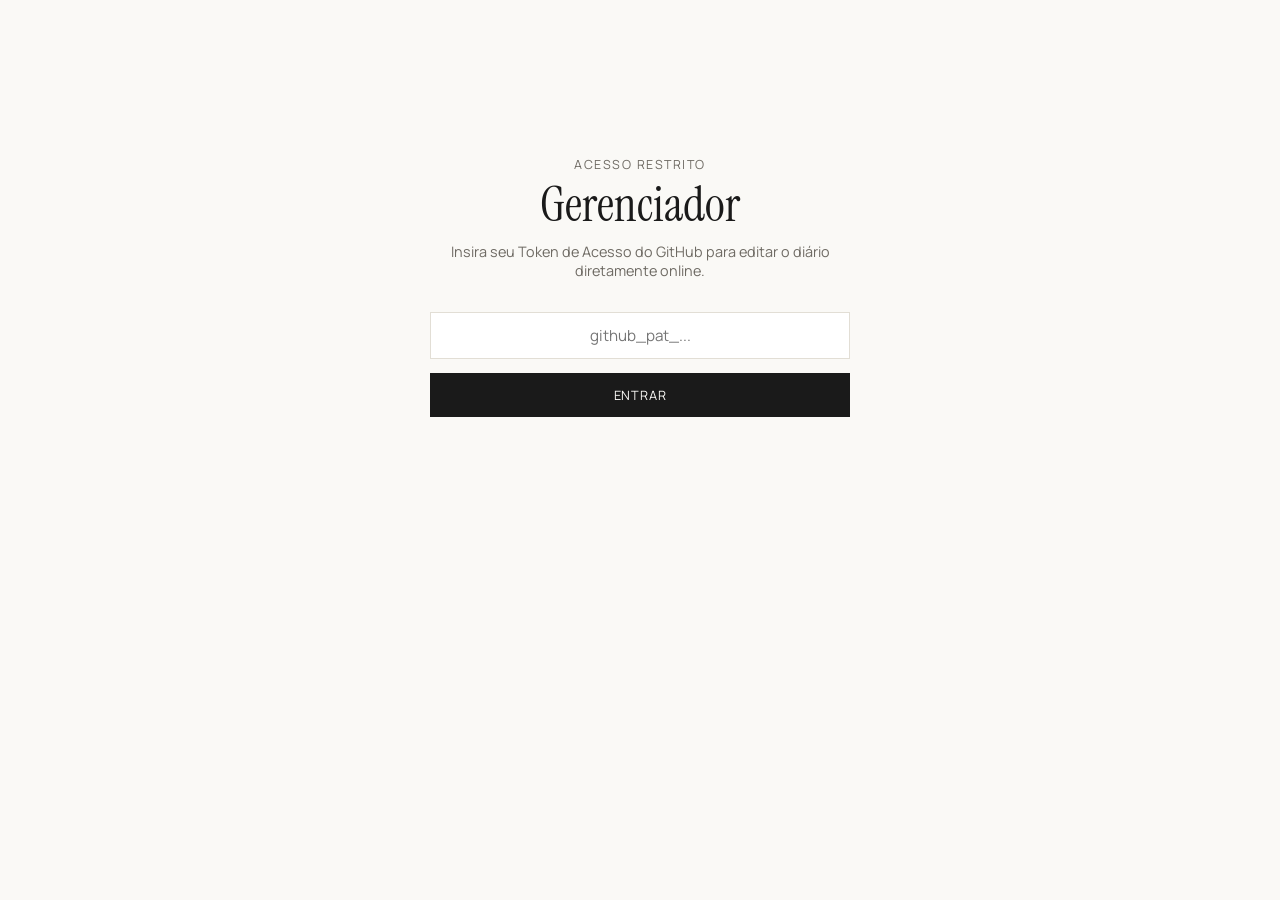
<file: editor.html>
<!DOCTYPE html>
<html lang="pt-BR">
<head>
  <meta charset="UTF-8" />
  <meta name="viewport" content="width=device-width, initial-scale=1.0" />
  <title>Gerenciador do Diário</title>
  <link href="https://fonts.googleapis.com/css2?family=Instrument+Serif&family=Manrope:wght@400;500;600&display=swap" rel="stylesheet" />
  <style>
    :root {
      --bg: #FAF9F6; --card: #FFFFFF; --text: #1A1A1A;
      --muted: #6E6A63; --border: #E2DED5;
    }
    * { box-sizing: border-box; margin: 0; padding: 0; }
    body { font-family: 'Manrope', sans-serif; background: var(--bg); color: var(--text); max-width: 980px; margin: 0 auto; padding: 3rem 1.5rem; }
    .hidden { display: none !important; }
    h1 { font-family: 'Instrument Serif', serif; font-weight: 400; font-size: 3rem; margin-bottom: 0.4rem; }
    .subtitle { color: var(--muted); margin-bottom: 2rem; font-size: 0.9rem; }
    .topbar { display: flex; justify-content: space-between; align-items: flex-start; gap: 1rem; margin-bottom: 2rem; }
    .grid { display: grid; grid-template-columns: 1.25fr 1fr; gap: 3rem; }
    label { display: block; font-size: 0.76rem; text-transform: uppercase; letter-spacing: 0.08em; color: var(--muted); margin: 1rem 0 0.35rem; }
    input, textarea { width: 100%; padding: 0.75rem; border: 1px solid var(--border); background: var(--card); font-family: inherit; font-size: 0.95rem; color: var(--text); }
    textarea { min-height: 150px; resize: vertical; line-height: 1.6; }
    .row { display: grid; grid-template-columns: 1fr 1fr; gap: 1rem; }
    .actions { display: flex; gap: 0.75rem; margin-top: 1.5rem; flex-wrap: wrap; }
    button { padding: 0.75rem 1.25rem; border: 1px solid var(--text); background: var(--text); color: var(--bg); font-family: inherit; font-size: 0.8rem; text-transform: uppercase; letter-spacing: 0.06em; cursor: pointer; }
    button:disabled { opacity: 0.5; cursor: not-allowed; }
    button.secondary { background: transparent; color: var(--text); }
    .list-item { border-bottom: 1px solid var(--border); padding: 0.9rem 0; display: flex; justify-content: space-between; align-items: center; gap: 1rem; }
    .list-item strong { font-family: 'Instrument Serif', serif; font-size: 1.35rem; font-weight: 400; display: block; }
    .list-item span { font-size: 0.78rem; color: var(--muted); }
    .small-btn { padding: 0.35rem 0.65rem; font-size: 0.72rem; }
    .hint { font-size: 0.78rem; color: var(--muted); margin-top: 0.35rem; }
    .status-bar { padding: 0.75rem 1rem; border: 1px solid var(--border); background: var(--card); font-size: 0.85rem; margin-bottom: 1.5rem; }
    .status-bar.ok { border-color: #2f6f4e; color: #2f6f4e; }
    .status-bar.err { border-color: #a33b3b; color: #a33b3b; }
    .login-wrap { max-width: 420px; margin: 12vh auto; text-align: center; }
    .login-wrap input { text-align: center; margin-bottom: 0.85rem; }
    .login-wrap button { width: 100%; }
    

    /* Tags clicáveis */
    .saved-tags {
      display: flex;
      flex-wrap: wrap;
      gap: 0.4rem;
      margin-top: 0.6rem;
    }
    .tag-pill {
      padding: 0.28rem 0.7rem;
      border-radius: 999px;
      border: 1px solid var(--border);
      background: var(--card);
      color: var(--muted);
      font-size: 0.76rem;
      text-transform: none;
      letter-spacing: 0;
      transition: all 0.15s ease;
    }
    .tag-pill:hover {
      border-color: var(--text);
      color: var(--text);
    }
    .tag-pill.active {
      background: var(--text);
      color: var(--bg);
      border-color: var(--text);
    }

    .editor-toolbar {
      display: flex;
      gap: 0.4rem;
      margin-bottom: 0.4rem;
    }
    .tool-btn {
      padding: 0.35rem 0.7rem;
      font-size: 0.78rem;
      background: var(--card);
      color: var(--text);
      border: 1px solid var(--border);
      text-transform: none;
      letter-spacing: 0;
    }
    .tool-btn:hover {
      border-color: var(--text);
    }

    @media (max-width: 780px) { .grid { grid-template-columns: 1fr; } }
  </style>
</head>
<body>

  <section id="login-screen" class="login-wrap">
    <p class="hint" style="text-transform:uppercase; letter-spacing:0.12em;">Acesso Restrito</p>
    <h1>Gerenciador</h1>
    <p class="subtitle">Insira seu Token de Acesso do GitHub para editar o diário diretamente online.</p>
    <form id="login-form">
      <input type="password" id="token-input" placeholder="github_pat_..." required autocomplete="off" />
      <button type="submit" id="login-btn">Entrar</button>
    </form>
    <p id="login-error" class="hint" style="color:#a33b3b; margin-top:0.75rem;"></p>
  </section>

  <main id="editor-app" class="hidden">
    <div class="topbar">
      <div>
        <h1>Gerenciador de Memórias</h1>
        <p class="subtitle">As alterações são salvas automaticamente no <code>memorias.json</code> do GitHub.</p>
      </div>
      <div style="display:flex; gap:0.5rem;">
        <a href="index.html" style="text-decoration:none;"><button type="button" class="secondary">Ver site</button></a>
        <button type="button" class="secondary" id="logout-btn">Sair</button>
      </div>
    </div>

    <div id="status-bar" class="status-bar hidden"></div>

    <div class="grid">
      <form id="editor-form">
        <input type="hidden" id="edit-index" value="-1" />

        <label>Título</label>
        <input type="text" id="titulo" required placeholder="Ex: Verão na casa de praia" />

        <div class="row">
          <div>
            <label>Ano</label>
            <input type="number" id="ano" required placeholder="2024" />
          </div>
          <div>
            <label>Lugar / Cidade</label>
            <input type="text" id="lugar" required placeholder="João Pessoa" />
          </div>
        </div>

        <div class="row" style="align-items: end;">
          <div>
            <label>Latitude / Longitude (Mapa)</label>
            <input type="text" id="coords" placeholder="-7.1195, -34.8450" />
          </div>
          <div>
            <button type="button" class="secondary" id="geo-btn" style="width:100%;">Buscar coordenadas</button>
          </div>
        </div>
        <p id="geo-status" class="hint">Digite a cidade acima e clique em "Buscar coordenadas".</p>

        <label>Tags (clique nas usadas ou digite novas separadas por vírgula)</label>
        <input type="text" id="tags" placeholder="família, viagem, verão" />
        <div id="saved-tags" class="saved-tags"></div>

        <label>Enviar fotos direto para o GitHub (pasta imagens/)</label>
        <input type="file" id="file-picker" multiple accept="image/*" />
        <p id="upload-status" class="hint">As fotos selecionadas serão otimizadas (máx. 1600px, JPEG) e enviadas automaticamente para a pasta <code>imagens/</code>.</p>

        <label>Caminhos ou links das imagens (um por linha)</label>
        <textarea id="imagens" style="min-height: 85px;" placeholder="imagens/foto-01.jpg&#10;https://..."></textarea>

       <label>Texto da história</label>
        <div class="editor-toolbar">
          <button type="button" class="tool-btn" data-format="bold" title="Negrito"><strong>B</strong></button>
          <button type="button" class="tool-btn" data-format="italic" title="Itálico"><em>I</em></button>
          <button type="button" class="tool-btn" data-format="quote" title="Citação em destaque">“ Citação ”</button>
        </div>
        <textarea id="texto" required placeholder="Escreva sua memória aqui... Use Enter para separar parágrafos."></textarea>
        
        <div class="actions">
          <button type="submit" id="save-btn">Salvar memória no GitHub</button>
          <button type="button" class="secondary" id="clear-btn">Limpar</button>
        </div>
      </form>

      <div>
        <div style="display:flex; justify-content:space-between; align-items:center; margin-bottom:1rem;">
          <strong id="count-label">Carregando...</strong>
        </div>
        <div id="memory-list"></div>
      </div>
    </div>
  </main>

  <script>
    // === PREENCHA COM OS DADOS DO SEU REPOSITÓRIO ===
    const CONFIG = {
      owner: "fazassuca",   // Ex: "joaosilva"
      repo: "memorias",   // Ex: "meu-diario"
      branch: "main",                // "main" ou "master"
      filePath: "memorias.json"
    };

    let token = localStorage.getItem("diario_gh_token") || "";
    let memorias = [];
    let currentSha = null;

    const elLoginScreen = document.getElementById("login-screen");
    const elEditorApp = document.getElementById("editor-app");
    const elLoginForm = document.getElementById("login-form");
    const elTokenInput = document.getElementById("token-input");
    const elLoginError = document.getElementById("login-error");
    const elStatusBar = document.getElementById("status-bar");

    const form = document.getElementById("editor-form");
    const listEl = document.getElementById("memory-list");
    const countEl = document.getElementById("count-label");
    const filePicker = document.getElementById("file-picker");
    const imagensField = document.getElementById("imagens");
    const coordsField = document.getElementById("coords");
    const tagsField = document.getElementById("tags");
    const savedTagsEl = document.getElementById("saved-tags");
    const geoStatus = document.getElementById("geo-status");
    const uploadStatus = document.getElementById("upload-status");
    const saveBtn = document.getElementById("save-btn");

    function utf8ToBase64(str) {
      const bytes = new TextEncoder().encode(str);
      let binary = "";
      bytes.forEach((b) => (binary += String.fromCharCode(b)));
      return btoa(binary);
    }

    function base64ToUtf8(b64) {
      const binary = atob(b64.replace(/\n/g, ""));
      const bytes = Uint8Array.from(binary, (c) => c.charCodeAt(0));
      return new TextDecoder().decode(bytes);
    }

    function mostrarStatus(msg, tipo = "") {
      elStatusBar.textContent = msg;
      elStatusBar.className = `status-bar ${tipo}`;
      elStatusBar.classList.remove("hidden");
    }

    async function ghFetch(path, options = {}) {
      const url = `https://api.github.com/repos/${CONFIG.owner}/${CONFIG.repo}/contents/${path}`;
      const res = await fetch(url, {
        cache: "no-store",
        ...options,
        headers: {
          Authorization: `Bearer ${token}`,
          Accept: "application/vnd.github+json",
          "Content-Type": "application/json",
          ...(options.headers || {})
        }
      });
      if (!res.ok) {
        const errData = await res.json().catch(() => ({}));
        const err = new Error(errData.message || `Erro HTTP ${res.status}`);
        err.status = res.status;
        throw err;
      }
      return res.json();
    }

    async function buscarMemoriasRemotas() {
      const data = await ghFetch(`${CONFIG.filePath}?ref=${CONFIG.branch}&t=${Date.now()}`);
      return {
        sha: data.sha,
        lista: JSON.parse(base64ToUtf8(data.content))
      };
    }

    async function carregarDoGitHub() {
      const { sha, lista } = await buscarMemoriasRemotas();
      currentSha = sha;
      memorias = lista;
      renderList();
      renderSavedTags();
    }

    async function salvarNoGitHub(mensagemCommit) {
      mostrarStatus("Salvando no GitHub...");
      const content = utf8ToBase64(JSON.stringify(memorias, null, 2));
      const res = await ghFetch(CONFIG.filePath, {
        method: "PUT",
        body: JSON.stringify({
          message: mensagemCommit,
          content,
          sha: currentSha,
          branch: CONFIG.branch
        })
      });
      currentSha = res.content.sha;
      mostrarStatus("Salvo com sucesso! O site público atualizará em cerca de 1 a 3 minutos.", "ok");
    }

    // --- TAGS SALVAS / CLICÁVEIS ---
    function getTagsAtuais() {
      return tagsField.value
        .split(",")
        .map((t) => t.trim())
        .filter(Boolean);
    }

    function renderSavedTags() {
      const todas = new Set();
      memorias.forEach((m) => {
        (m.tags || []).forEach((t) => {
          const limpa = t.trim();
          if (limpa) todas.add(limpa);
        });
      });

      const ordenadas = Array.from(todas).sort((a, b) => a.localeCompare(b, "pt-BR"));
      const selecionadas = new Set(getTagsAtuais().map((t) => t.toLowerCase()));

      savedTagsEl.innerHTML = "";
      ordenadas.forEach((tag) => {
        const btn = document.createElement("button");
        btn.type = "button";
        btn.className = `tag-pill ${selecionadas.has(tag.toLowerCase()) ? "active" : ""}`;
        btn.textContent = `#${tag}`;
        btn.addEventListener("click", () => toggleTag(tag));
        savedTagsEl.appendChild(btn);
      });
    }

    function toggleTag(tag) {
      const atuais = getTagsAtuais();
      const idx = atuais.findIndex((t) => t.toLowerCase() === tag.toLowerCase());
      if (idx >= 0) {
        atuais.splice(idx, 1);
      } else {
        atuais.push(tag);
      }
      tagsField.value = atuais.join(", ");
      renderSavedTags();
    }

    tagsField.addEventListener("input", renderSavedTags);

    // --- LOGIN ---
    async function tentarEntrar(novoToken) {
      token = novoToken.trim();
      try {
        await carregarDoGitHub();
        localStorage.setItem("diario_gh_token", token);
        elLoginScreen.classList.add("hidden");
        elEditorApp.classList.remove("hidden");
        elLoginError.textContent = "";
      } catch (err) {
        localStorage.removeItem("diario_gh_token");
        elLoginScreen.classList.remove("hidden");
        elEditorApp.classList.add("hidden");
        elLoginError.textContent = `Não foi possível autenticar: ${err.message}`;
      }
    }

    elLoginForm.addEventListener("submit", (e) => {
      e.preventDefault();
      tentarEntrar(elTokenInput.value);
    });

    document.getElementById("logout-btn").addEventListener("click", () => {
      localStorage.removeItem("diario_gh_token");
      location.reload();
    });

    // --- UPLOAD E COMPRESSÃO DE IMAGENS ---
    const MAX_IMG_DIM = 1600;
    const JPEG_QUALITY = 0.82;

    function formatarBytes(bytes) {
      if (bytes < 1024) return `${bytes} B`;
      if (bytes < 1024 * 1024) return `${Math.round(bytes / 1024)} KB`;
      return `${(bytes / (1024 * 1024)).toFixed(1)} MB`;
    }

    function blobParaBase64(blob) {
      return new Promise((resolve, reject) => {
        const reader = new FileReader();
        reader.onload = () => resolve(reader.result.split(",")[1]);
        reader.onerror = reject;
        reader.readAsDataURL(blob);
      });
    }

    function extrairExtensao(nome, fallback = "jpg") {
      const m = nome.match(/\.([a-zA-Z0-9]+)$/);
      return m ? m[1].toLowerCase() : fallback;
    }

    async function prepararImagemUpload(file) {
      const extOriginal = extrairExtensao(file.name);
      if (file.type === "image/gif" || file.type === "image/svg+xml") {
        return { blob: file, ext: extOriginal, tamanhoOriginal: file.size, tamanhoFinal: file.size };
      }

      const objectUrl = URL.createObjectURL(file);
      try {
        const img = await new Promise((resolve, reject) => {
          const el = new Image();
          el.onload = () => resolve(el);
          el.onerror = reject;
          el.src = objectUrl;
        });

        const w = img.naturalWidth;
        const h = img.naturalHeight;
        if (!w || !h) {
          return { blob: file, ext: extOriginal, tamanhoOriginal: file.size, tamanhoFinal: file.size };
        }

        const maiorLado = Math.max(w, h);
        const escala = maiorLado > MAX_IMG_DIM ? MAX_IMG_DIM / maiorLado : 1;
        const novoW = Math.round(w * escala);
        const novoH = Math.round(h * escala);

        const canvas = document.createElement("canvas");
        canvas.width = novoW;
        canvas.height = novoH;
        const ctx = canvas.getContext("2d");
        ctx.fillStyle = "#FFFFFF";
        ctx.fillRect(0, 0, novoW, novoH);
        ctx.imageSmoothingEnabled = true;
        ctx.imageSmoothingQuality = "high";
        ctx.drawImage(img, 0, 0, novoW, novoH);

        const comprimido = await new Promise((resolve) => canvas.toBlob(resolve, "image/jpeg", JPEG_QUALITY));
        if (comprimido && comprimido.size < file.size) {
          return { blob: comprimido, ext: "jpg", tamanhoOriginal: file.size, tamanhoFinal: comprimido.size };
        }
      } catch {
        // Fallback para formatos não decodificados pelo navegador (ex.: HEIC)
      } finally {
        URL.revokeObjectURL(objectUrl);
      }

      return { blob: file, ext: extOriginal, tamanhoOriginal: file.size, tamanhoFinal: file.size };
    }

    filePicker.addEventListener("change", async () => {
      const files = Array.from(filePicker.files);
      if (!files.length) return;

      filePicker.disabled = true;
      saveBtn.disabled = true;
      const enviados = [];
      let totalOriginal = 0;
      let totalFinal = 0;

      try {
        for (let i = 0; i < files.length; i++) {
          const file = files[i];
          uploadStatus.textContent = `Otimizando e enviando foto ${i + 1} de ${files.length}...`;
          try {
            const prep = await prepararImagemUpload(file);
            const baseLimpo = file.name.replace(/\.[^.]+$/, "").replace(/[^a-zA-Z0-9._-]/g, "_") || "foto";
            const safeName = `${Date.now()}-${i}-${baseLimpo}.${prep.ext}`;
            const caminho = `imagens/${safeName}`;
            const b64 = await blobParaBase64(prep.blob);

            const payload = JSON.stringify({
              message: `Upload imagem ${safeName}`,
              content: b64,
              branch: CONFIG.branch
            });

            try {
              await ghFetch(caminho, { method: "PUT", body: payload });
            } catch (err) {
              if (err.status === 409) {
                await new Promise((r) => setTimeout(r, 600));
                await ghFetch(caminho, { method: "PUT", body: payload });
              } else {
                throw err;
              }
            }
            enviados.push(caminho);
            totalOriginal += prep.tamanhoOriginal;
            totalFinal += prep.tamanhoFinal;
          } catch (err) {
            mostrarStatus(`Erro ao enviar ${file.name}: ${err.message}`, "err");
          }
        }

        if (enviados.length) {
          const atual = imagensField.value.trim();
          imagensField.value = atual ? atual + "\n" + enviados.join("\n") : enviados.join("\n");
          const resumoTamanho =
            totalFinal < totalOriginal
              ? `${formatarBytes(totalOriginal)} → ${formatarBytes(totalFinal)}`
              : formatarBytes(totalFinal);
          uploadStatus.textContent = `${enviados.length} foto(s) enviada(s) para imagens/ (${resumoTamanho}).`;
        }
      } finally {
        filePicker.value = "";
        filePicker.disabled = false;
        saveBtn.disabled = false;
      }
    });

    // --- BUSCA DE COORDENADAS ---
    document.getElementById("geo-btn").addEventListener("click", async () => {
      const cidade = document.getElementById("lugar").value.trim();
      if (!cidade) { geoStatus.textContent = "Digite o lugar primeiro."; return; }
      geoStatus.textContent = "Buscando...";
      try {
        const res = await fetch(`https://nominatim.openstreetmap.org/search?format=json&limit=1&q=${encodeURIComponent(cidade)}`);
        const data = await res.json();
        if (data.length > 0) {
          coordsField.value = `${Number(data[0].lat).toFixed(4)}, ${Number(data[0].lon).toFixed(4)}`;
          geoStatus.textContent = `Encontrado: ${data[0].display_name}`;
        } else {
          geoStatus.textContent = "Cidade não encontrada. Tente incluir o estado ou país.";
        }
      } catch {
        geoStatus.textContent = "Erro ao buscar coordenadas.";
      }
    });

    // --- SALVAR MEMÓRIA ---
    form.addEventListener("submit", async (e) => {
      e.preventDefault();
      saveBtn.disabled = true;

      const coordsRaw = coordsField.value.split(",").map((n) => parseFloat(n.trim())).filter((n) => !isNaN(n));
      // Remove duplicatas de tags na mesma memória
      const tagsUnicas = [];
      getTagsAtuais().forEach((t) => {
        if (!tagsUnicas.some((u) => u.toLowerCase() === t.toLowerCase())) {
          tagsUnicas.push(t);
        }
      });

      const item = {
        titulo: document.getElementById("titulo").value.trim(),
        ano: Number(document.getElementById("ano").value),
        lugar: document.getElementById("lugar").value.trim(),
        coords: coordsRaw.length === 2 ? coordsRaw : undefined,
        tags: tagsUnicas,
        imagens: imagensField.value.split("\n").map((l) => l.trim()).filter(Boolean),
        texto: document.getElementById("texto").value.trim()
      };

      const idx = Number(document.getElementById("edit-index").value);
      const acao = idx >= 0 ? `Atualiza memória: ${item.titulo}` : `Nova memória: ${item.titulo}`;

      try {
        const remoto = await buscarMemoriasRemotas();
        if (remoto.sha !== currentSha && idx >= 0) {
          currentSha = remoto.sha;
          memorias = remoto.lista;
          renderList();
          renderSavedTags();
          mostrarStatus("O memorias.json foi alterado no GitHub enquanto você editava. A lista foi atualizada; abra a memória novamente para evitar sobrescrever dados.", "err");
          return;
        }

        const listaAtualizada = [...remoto.lista];
        currentSha = remoto.sha;
        if (idx >= 0) listaAtualizada[idx] = item;
        else listaAtualizada.unshift(item);

        memorias = listaAtualizada;
        await salvarNoGitHub(acao);
        limparFormulario();
        renderList();
        renderSavedTags();
      } catch (err) {
        await carregarDoGitHub().catch(() => {});
        mostrarStatus(`Erro ao salvar: ${err.message}`, "err");
      } finally {
        saveBtn.disabled = false;
      }
    });

    document.getElementById("clear-btn").addEventListener("click", limparFormulario);

    function limparFormulario() {
      form.reset();
      document.getElementById("edit-index").value = "-1";
      saveBtn.textContent = "Salvar memória no GitHub";
      renderSavedTags();
    }

    function renderList() {
      countEl.textContent = `${memorias.length} memória(s)`;
      listEl.innerHTML = "";
      memorias.forEach((m, i) => {
        const div = document.createElement("div");
        div.className = "list-item";
        div.innerHTML = `
          <div>
            <strong>${m.titulo}</strong>
            <span>${m.ano} · ${m.lugar} · ${(m.imagens || []).length} foto(s)</span>
          </div>
          <div style="display:flex; gap:0.4rem;">
            <button type="button" class="secondary small-btn" onclick="editar(${i})">Editar</button>
            <button type="button" class="secondary small-btn" onclick="remover(${i})">Excluir</button>
          </div>
        `;
        listEl.appendChild(div);
      });
    }

    window.editar = (i) => {
      const m = memorias[i];
      document.getElementById("edit-index").value = i;
      document.getElementById("titulo").value = m.titulo;
      document.getElementById("ano").value = m.ano;
      document.getElementById("lugar").value = m.lugar;
      coordsField.value = m.coords ? m.coords.join(", ") : "";
      tagsField.value = (m.tags || []).join(", ");
      imagensField.value = (m.imagens || []).join("\n");
      document.getElementById("texto").value = m.texto;
      saveBtn.textContent = "Atualizar memória no GitHub";
      renderSavedTags();
      window.scrollTo({ top: 0, behavior: "smooth" });
    };

    window.remover = async (i) => {
      const titulo = memorias[i].titulo;
      if (!confirm(`Excluir "${titulo}" definitivamente?`)) return;
      try {
        const remoto = await buscarMemoriasRemotas();
        if (remoto.sha !== currentSha) {
          currentSha = remoto.sha;
          memorias = remoto.lista;
          renderList();
          renderSavedTags();
          mostrarStatus("O memorias.json mudou no GitHub. A lista foi atualizada; confirme a exclusão novamente.", "err");
          return;
        }
        memorias.splice(i, 1);
        await salvarNoGitHub(`Remove memória: ${titulo}`);
        renderList();
        renderSavedTags();
      } catch (err) {
        await carregarDoGitHub().catch(() => {});
        mostrarStatus(`Erro ao excluir: ${err.message}`, "err");
      }
    };

    // --- BARRA DE FORMATAÇÃO DO TEXTO ---
    const textoField = document.getElementById("texto");

    document.querySelectorAll(".tool-btn").forEach((btn) => {
      btn.addEventListener("click", () => {
        const inicio = textoField.selectionStart;
        const fim = textoField.selectionEnd;
        const selecionado = textoField.value.substring(inicio, fim) || "texto aqui";
        const tipo = btn.dataset.format;

        let resultado = selecionado;
        if (tipo === "bold") resultado = `**${selecionado}**`;
        if (tipo === "italic") resultado = `*${selecionado}*`;
        if (tipo === "quote") resultado = `\n> ${selecionado}\n`;

        textoField.setRangeText(resultado, inicio, fim, "select");
        textoField.focus();
      });
    });
    
    if (token) tentarEntrar(token);
  </script>
</body>
</html>
</file>
